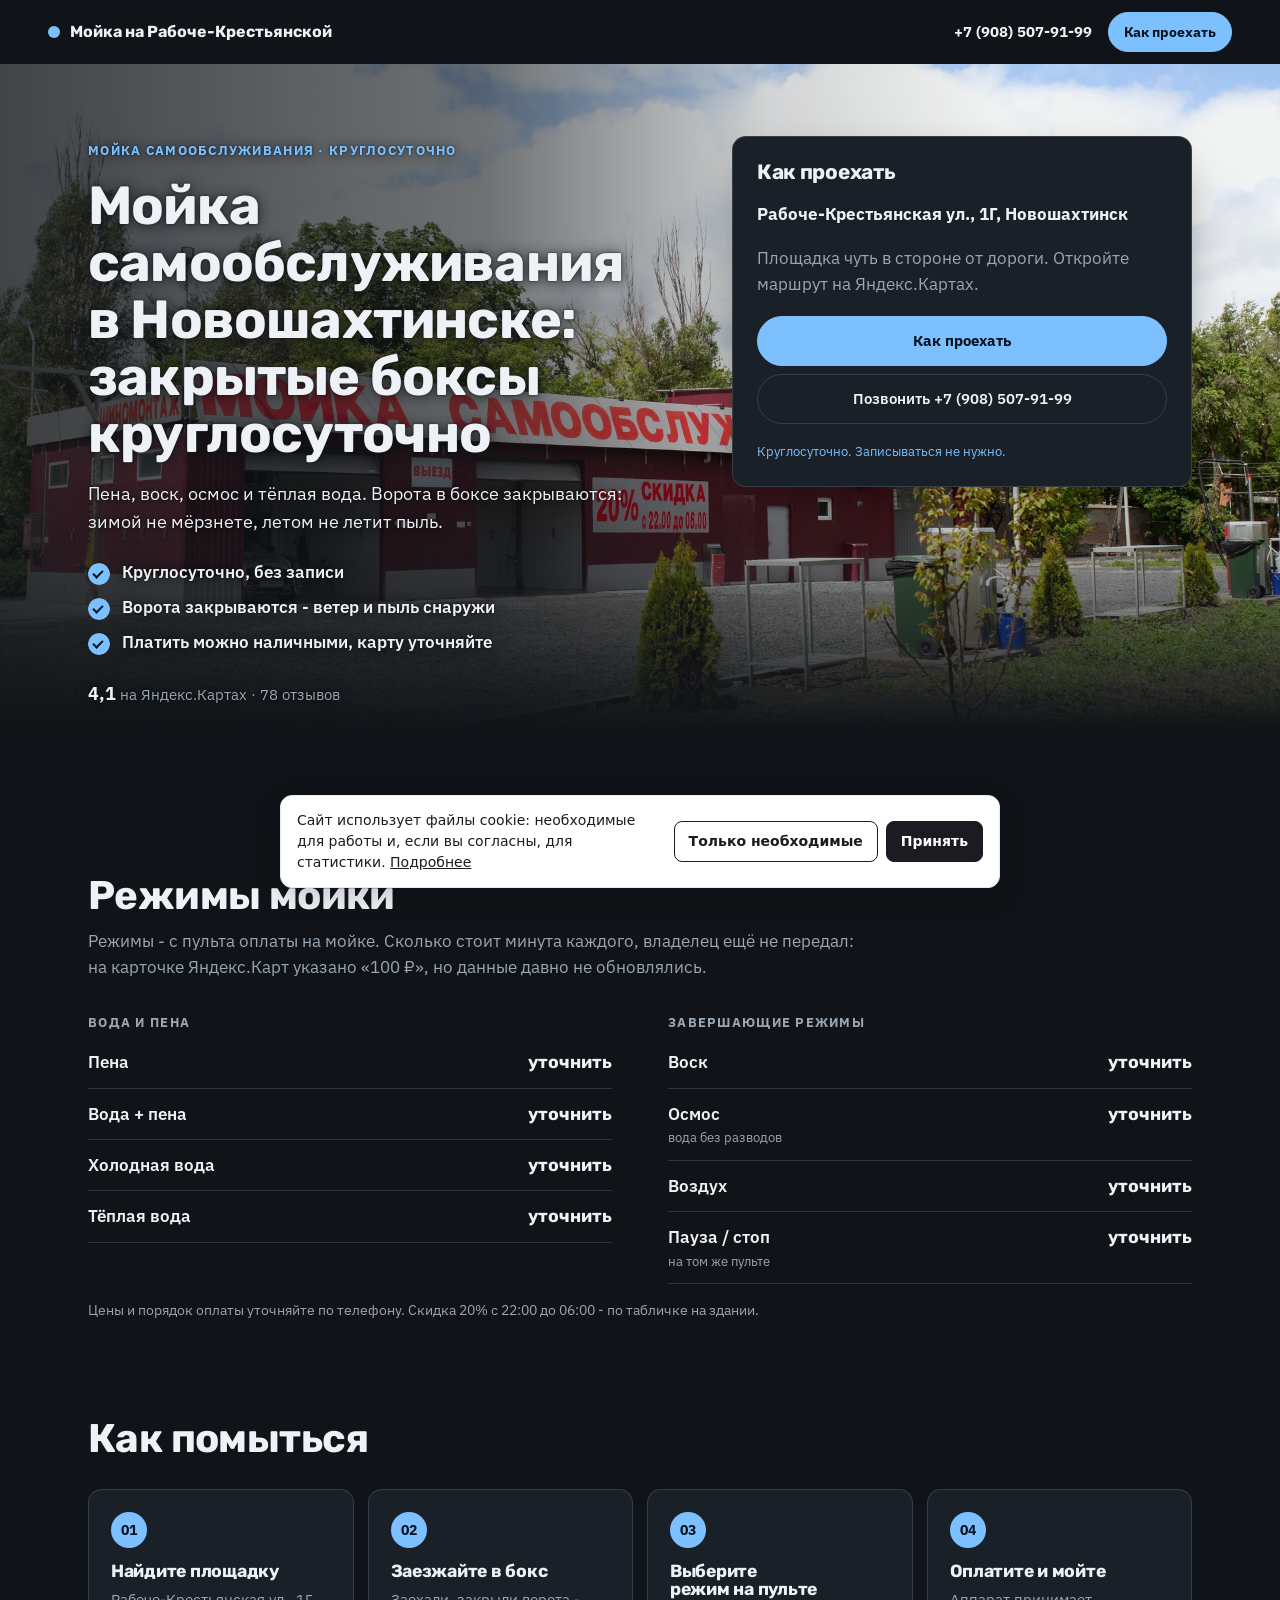
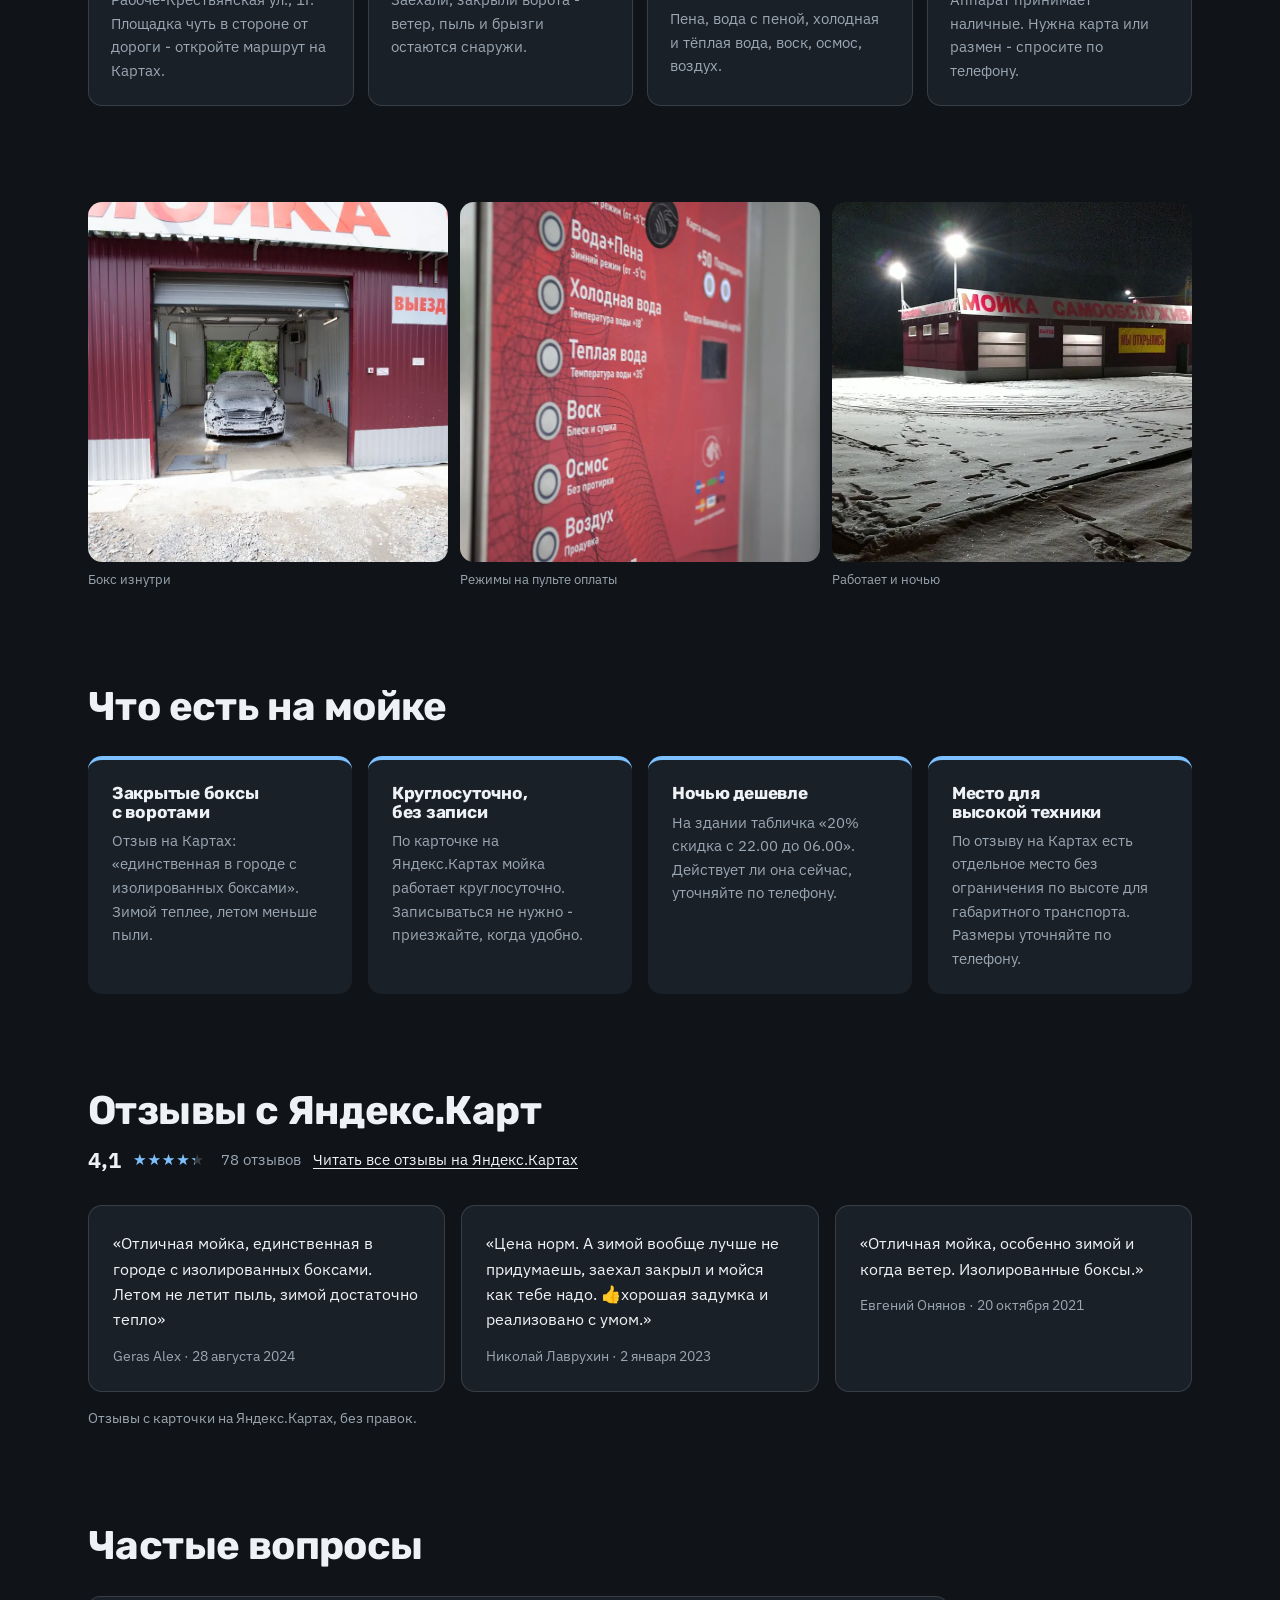
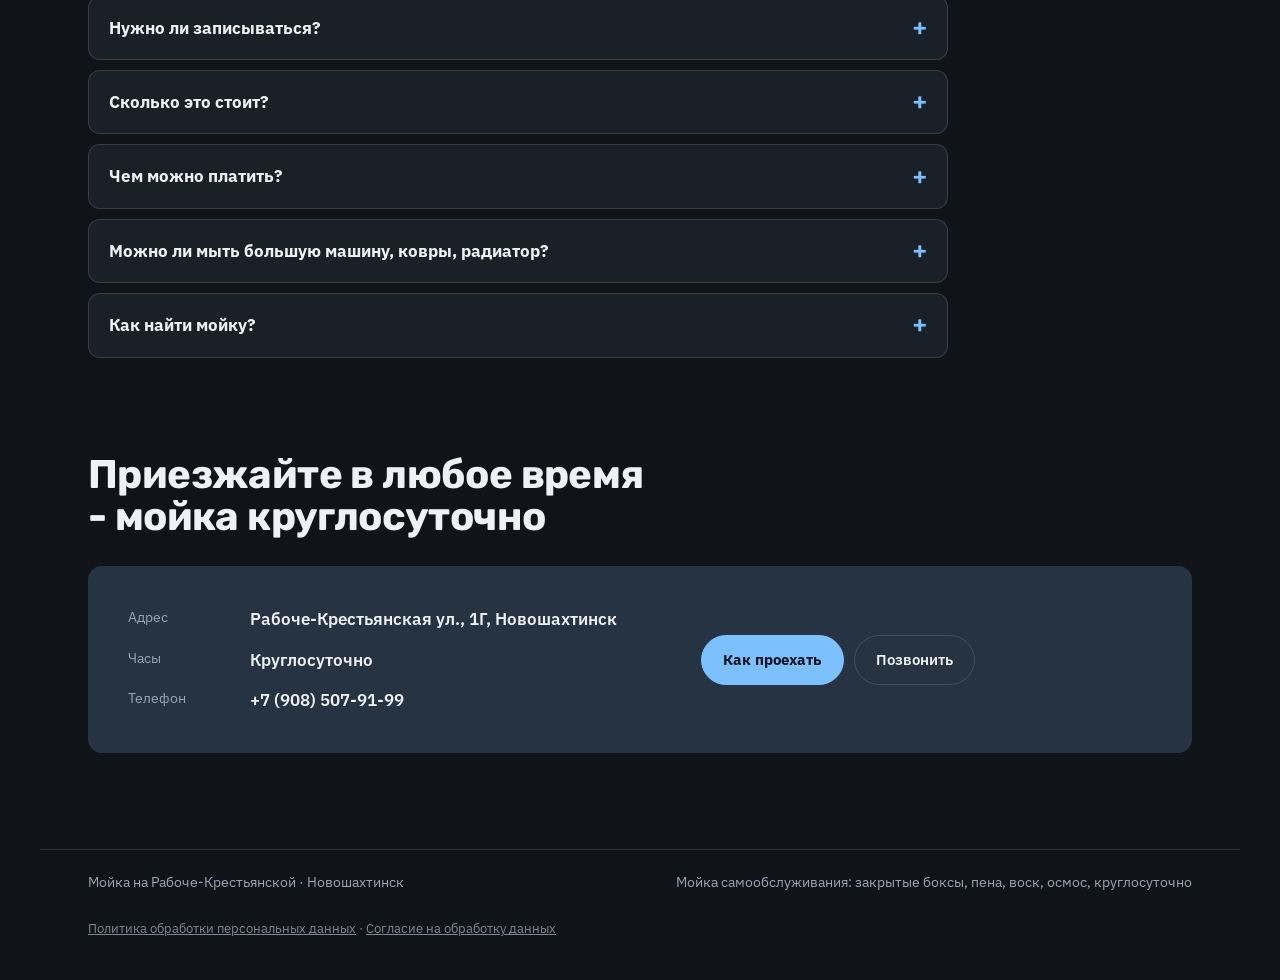
<file: index.html>
<!doctype html>
<html lang="ru">
<head>
<meta charset="utf-8">
<meta name="robots" content="noindex, nofollow" data-publish>
<meta name="viewport" content="width=device-width, initial-scale=1, viewport-fit=cover">
<title>Мойка на Рабоче-Крестьянской · Мойка самообслуживания</title>
<meta name="description" content="Пена, воск, осмос и тёплая вода. Ворота в боксе закрываются: зимой не мёрзнете, летом не летит пыль.">
<meta property="og:url" content="https://ajax55sv-cell.github.io/moyka-rabkrest/">
<meta property="og:type" content="website">
<meta property="og:title" content="Мойка самообслуживания в Новошахтинске: закрытые боксы круглосуточно">
<meta property="og:description" content="Пена, воск, осмос и тёплая вода. Ворота в боксе закрываются: зимой не мёрзнете, летом не летит пыль.">
<meta property="og:image" content="https://ajax55sv-cell.github.io/moyka-rabkrest/assets/og.jpg">
<meta property="og:image:width" content="1200">
<meta property="og:image:height" content="630">
<link rel="preload" as="image" href="assets/hero.webp" fetchpriority="high">
<link rel="icon" href="data:image/svg+xml,%3Csvg xmlns=%27http://www.w3.org/2000/svg%27 viewBox=%270 0 32 32%27%3E%3Crect x=%276%27 y=%276%27 width=%2720%27 height=%2720%27 rx=%275%27 fill=%27%237cc0ff%27/%3E%3C/svg%3E">
<link rel="preconnect" href="https://fonts.googleapis.com">
<link rel="preconnect" href="https://fonts.gstatic.com" crossorigin>
<link href="https://fonts.googleapis.com/css2?family=Rubik:wght@600;700&family=IBM+Plex+Sans:wght@400;500;600&display=swap" rel="stylesheet">
<style>
:root { --c-canvas: #101418; --c-surface: #1a2028; --c-ink: #eef2f6; --c-ink-soft: #9aa6b2; --c-accent: #7cc0ff; --c-accent-ink: #07131f; --c-accent-deep: #7cc0ff; --f-display: "Rubik", "Arial", system-ui, sans-serif; --f-text: "IBM Plex Sans", "Segoe UI", system-ui, sans-serif; --h1k: 1; }
</style>
<link rel="stylesheet" href="style-prod.css">
<style>
/* legal-add */
.legal-links{margin-top:10px;font-size:13px;opacity:.8;hyphens:none}
.legal-links a{color:inherit}
.ckn{margin:8px 0 0;font-size:12px;line-height:1.45;opacity:.75;hyphens:none}
.ckn a{color:inherit;text-decoration:underline}
.ckb{position:fixed;left:12px;right:12px;bottom:12px;z-index:9999;max-width:720px;margin:0 auto;padding:14px 16px;background:#fff;color:#1b1c22;border:1px solid #e7e8ee;border-radius:12px;box-shadow:0 8px 28px rgba(0,0,0,.18);font:400 14px/1.5 system-ui,-apple-system,"Segoe UI",Arial,sans-serif;hyphens:none;display:flex;gap:12px;align-items:center;flex-wrap:wrap}
.ckb p{margin:0;flex:1 1 280px}
.ckb a{color:inherit;text-decoration:underline}
.ckb__b{display:flex;gap:8px;flex-wrap:wrap}
.ckb button{font:inherit;font-weight:600;padding:9px 14px;border-radius:8px;border:1px solid #1b1c22;background:#fff;color:#1b1c22;cursor:pointer}
.ckb button[data-v="all"]{background:#1b1c22;color:#fff}
</style>
</head>
<body class="s-prod" id="top">
<header class="s-bar" data-s-bar>
  <a class="s-bar__brand" href="#top"><i aria-hidden="true"></i>Мойка на Рабоче-Крестьянской</a>
  <div class="s-bar__right">
    <a class="s-bar__tel" href="tel:+79085079199">+7 (908) 507-91-99</a>
    <a class="s-btn s-btn--sm" href="https://yandex.ru/maps/org/avtomoyka/41869049064/" target="_blank" rel="noopener">Как проехать</a>
  </div>
</header>
<main>
  <section class="s-hero">
    <div class="s-hero__text">
      <p class="s-eyebrow">Мойка самообслуживания · круглосуточно</p>
      <h1>Мойка самообслуживания в Новошахтинске: закрытые боксы круглосуточно</h1>
      <p class="s-lead">Пена, воск, осмос и тёплая вода. Ворота в боксе закрываются: зимой не мёрзнете, летом не летит пыль.</p>
      <ul class="s-ticks"><li>Круглосуточно, без записи</li><li>Ворота закрываются - ветер и пыль снаружи</li><li>Платить можно наличными, карту уточняйте</li></ul>
      <p class="s-rating"><b>4,1</b> на Яндекс.Картах · 78 отзывов</p>
      <figure class="s-hero__photo"><img class="" src="assets/hero.webp" alt="Павильон мойки самообслуживания с вывеской и табличкой о скидке" loading="lazy" decoding="async" style="object-position:50% 45%"></figure>
    </div>
    <div class="s-hero__widget" id="widget"><div class="s-widget s-route">
      <h2 class="s-widget__title">Как проехать</h2>
      <p class="s-route__addr">Рабоче-Крестьянская ул., 1Г, Новошахтинск</p>
      <p class="s-route__hint">Площадка чуть в стороне от дороги. Откройте маршрут на Яндекс.Картах.</p>
      <div class="s-send">
        <a class="s-btn s-btn--wide" href="https://yandex.ru/maps/org/avtomoyka/41869049064/" target="_blank" rel="noopener">Как проехать</a>
        <a class="s-btn s-btn--ghost s-btn--wide" href="tel:+79085079199">Позвонить +7 (908) 507-91-99</a>
      </div>
      <p class="s-send__note">Круглосуточно. Записываться не нужно.</p>
    </div></div>
    <figure class="s-hero__bg" aria-hidden="true"><img class="" src="assets/hero.webp" alt="Павильон мойки самообслуживания с вывеской и табличкой о скидке" decoding="async" style="object-position:50% 45%" fetchpriority="high"></figure>
  </section>

  

  <section class="s-section s-reveal" id="prices">
    <header class="s-section__head"><h2>Режимы мойки</h2><p>Режимы - с пульта оплаты на мойке. Сколько стоит минута каждого, владелец ещё не передал: на карточке Яндекс.Карт указано «100 ₽», но данные давно не обновлялись.</p></header>
    <div class="s-board"><div class="s-board__group">
      <h3 class="s-board__title">Вода и пена</h3>
      <ul class="s-board__list">
        <li class="s-board__row"><span class="s-board__name">Пена</span><span class="s-board__dots" aria-hidden="true"></span><span class="s-board__price">уточнить</span></li>
        <li class="s-board__row"><span class="s-board__name">Вода + пена</span><span class="s-board__dots" aria-hidden="true"></span><span class="s-board__price">уточнить</span></li>
        <li class="s-board__row"><span class="s-board__name">Холодная вода</span><span class="s-board__dots" aria-hidden="true"></span><span class="s-board__price">уточнить</span></li>
        <li class="s-board__row"><span class="s-board__name">Тёплая вода</span><span class="s-board__dots" aria-hidden="true"></span><span class="s-board__price">уточнить</span></li>
      </ul>
    </div>
<div class="s-board__group">
      <h3 class="s-board__title">Завершающие режимы</h3>
      <ul class="s-board__list">
        <li class="s-board__row"><span class="s-board__name">Воск</span><span class="s-board__dots" aria-hidden="true"></span><span class="s-board__price">уточнить</span></li>
        <li class="s-board__row"><span class="s-board__name">Осмос<em>вода без разводов</em></span><span class="s-board__dots" aria-hidden="true"></span><span class="s-board__price">уточнить</span></li>
        <li class="s-board__row"><span class="s-board__name">Воздух</span><span class="s-board__dots" aria-hidden="true"></span><span class="s-board__price">уточнить</span></li>
        <li class="s-board__row"><span class="s-board__name">Пауза / стоп<em>на том же пульте</em></span><span class="s-board__dots" aria-hidden="true"></span><span class="s-board__price">уточнить</span></li>
      </ul>
    </div></div>
    <p class="s-note">Цены и порядок оплаты уточняйте по телефону. Скидка 20% с 22:00 до 06:00 - по табличке на здании.</p>
  </section>

  <section class="s-section s-reveal">
    <header class="s-section__head"><h2>Как помыться</h2></header>
    <ol class="s-steps">
      <li class="s-steps__item"><span class="s-steps__n">01</span><h3>Найдите площадку</h3><p>Рабоче-Крестьянская ул., 1Г. Площадка чуть в стороне от дороги - откройте маршрут на Картах.</p></li>
      <li class="s-steps__item"><span class="s-steps__n">02</span><h3>Заезжайте в бокс</h3><p>Заехали, закрыли ворота - ветер, пыль и брызги остаются снаружи.</p></li>
      <li class="s-steps__item"><span class="s-steps__n">03</span><h3>Выберите режим на пульте</h3><p>Пена, вода с пеной, холодная и тёплая вода, воск, осмос, воздух.</p></li>
      <li class="s-steps__item"><span class="s-steps__n">04</span><h3>Оплатите и мойте</h3><p>Аппарат принимает наличные. Нужна карта или размен - спросите по телефону.</p></li>
    </ol>
  </section>

  <section class="s-photos s-reveal" aria-label="Фото"><figure><img class="" src="assets/boks.webp" alt="Бокс мойки самообслуживания изнутри, машина на выезде" loading="lazy" decoding="async"><figcaption>Бокс изнутри</figcaption></figure><figure><img class="" src="assets/pult.webp" alt="Пульт оплаты с режимами мойки" loading="lazy" decoding="async"><figcaption>Режимы на пульте оплаты</figcaption></figure><figure><img class="" src="assets/noch.webp" alt="Павильон мойки ночью, снег на площадке, горят фонари" loading="lazy" decoding="async"><figcaption>Работает и ночью</figcaption></figure></section>

  <section class="s-section s-reveal">
    <header class="s-section__head"><h2>Что есть на мойке</h2></header>
    <ul class="s-promises">
      <li><h3>Закрытые боксы с воротами</h3><p>Отзыв на Картах: «единственная в городе с изолированных боксами». Зимой теплее, летом меньше пыли.</p></li>
      <li><h3>Круглосуточно, без записи</h3><p>По карточке на Яндекс.Картах мойка работает круглосуточно. Записываться не нужно - приезжайте, когда удобно.</p></li>
      <li><h3>Ночью дешевле</h3><p>На здании табличка «20% скидка с 22.00 до 06.00». Действует ли она сейчас, уточняйте по телефону.</p></li>
      <li><h3>Место для высокой техники</h3><p>По отзыву на Картах есть отдельное место без ограничения по высоте для габаритного транспорта. Размеры уточняйте по телефону.</p></li>
    </ul>
  </section>

  <section class="s-section s-reveal">
    <header class="s-section__head s-section__head--reviews"><h2>Отзывы с Яндекс.Карт</h2><p class="s-reviews__rating"><span class="s-reviews__num">4,1</span><span class="s-reviews__stars" style="--r: 4.1" aria-label="рейтинг 4,1 из 5"></span><span class="s-reviews__count">78 отзывов</span><a class="s-reviews__all" href="https://yandex.ru/maps/org/avtomoyka/41869049064/" target="_blank" rel="noopener">Читать все отзывы на Яндекс.Картах</a></p></header>
    <ul class="s-reviews">
      <li><blockquote>«Отличная мойка, единственная в городе с изолированных боксами. Летом не летит пыль, зимой достаточно тепло»</blockquote><p class="s-reviews__who">Geras Alex · 28 августа 2024</p></li>
      <li><blockquote>«Цена норм. А зимой вообще лучше не придумаешь, заехал закрыл и мойся как тебе надо. 👍хорошая задумка и реализовано с умом.»</blockquote><p class="s-reviews__who">Николай Лаврухин · 2 января 2023</p></li>
      <li><blockquote>«Отличная мойка, особенно зимой и когда ветер. Изолированные боксы.»</blockquote><p class="s-reviews__who">Евгений Онянов · 20 октября 2021</p></li>
    </ul>
    <p class="s-note">Отзывы с карточки на Яндекс.Картах, без правок.</p>
  </section>

  <section class="s-section s-reveal">
    <header class="s-section__head"><h2>Частые вопросы</h2></header>
    <div class="s-faq"><details><summary>Нужно ли записываться?</summary><p>Нет. Запись не нужна, мойка работает круглосуточно: заезжайте в свободный бокс.</p></details><details><summary>Сколько это стоит?</summary><p>Оплата идёт за режимы мойки. Точные суммы владелец ещё не передал - назовём по телефону. На карточке Яндекс.Карт указано «100 ₽».</p></details><details><summary>Чем можно платить?</summary><p>Аппарат принимает наличные. По отзывам, карта работает не во всех боксах, поэтому перед приездом лучше уточнить по телефону.</p></details><details><summary>Можно ли мыть большую машину, ковры, радиатор?</summary><p>По отзывам на Картах - да: люди моют ковры, радиаторы, мотоциклы, а для габаритного транспорта есть место без ограничения по высоте. Габариты уточняйте по телефону.</p></details><details><summary>Как найти мойку?</summary><p>Рабоче-Крестьянская ул., 1Г. Площадка немного в стороне от дороги, подъезд не асфальтирован - откройте маршрут на Яндекс.Картах.</p></details></div>
  </section>

  <section class="s-section s-final s-reveal" id="contacts">
    <header class="s-section__head"><h2>Приезжайте в любое время - мойка круглосуточно</h2></header>
    <div class="s-contacts">
      <dl>
        <div><dt>Адрес</dt><dd>Рабоче-Крестьянская ул., 1Г, Новошахтинск</dd></div>
        <div><dt>Часы</dt><dd>Круглосуточно</dd></div>
        <div><dt>Телефон</dt><dd><a href="tel:+79085079199">+7 (908) 507-91-99</a></dd></div>
      </dl>
      <div class="s-contacts__actions">
        <a class="s-btn" href="https://yandex.ru/maps/org/avtomoyka/41869049064/" target="_blank" rel="noopener">Как проехать</a>
        <a class="s-btn s-btn--ghost" href="tel:+79085079199">Позвонить</a>
        
      </div>
    </div>
  </section>
</main>
<footer class="s-foot"><p>Мойка на Рабоче-Крестьянской · Новошахтинск</p><p>Мойка самообслуживания: закрытые боксы, пена, воск, осмос, круглосуточно</p><p class="legal-links"><a href="politika.html">Политика обработки персональных данных</a> · <a href="soglasie.html">Согласие на обработку данных</a></p></footer>
<nav class="s-dock" aria-label="Быстрая связь"><a class="s-btn" href="https://yandex.ru/maps/org/avtomoyka/41869049064/" target="_blank" rel="noopener">Как проехать</a><a class="s-btn s-btn--ghost" href="tel:+79085079199">Позвонить</a></nav>
<script src="style.js" defer></script>
<script>
(function(){var K='cookie-choice';try{if(localStorage.getItem(K))return}catch(e){}
var b=document.createElement('div');b.className='ckb';b.setAttribute('role','dialog');b.setAttribute('aria-label','Файлы cookie');
b.innerHTML='<p>Сайт использует файлы cookie: необходимые для работы и, если вы согласны, для статистики. <a href="politika.html">Подробнее</a></p><div class="ckb__b"><button type="button" data-v="necessary">Только необходимые</button><button type="button" data-v="all">Принять</button></div>';
b.addEventListener('click',function(e){var v=e.target.getAttribute&&e.target.getAttribute('data-v');if(!v)return;try{localStorage.setItem(K,v)}catch(x){}try{document.dispatchEvent(new CustomEvent('cookie-choice',{detail:v}))}catch(x){}b.remove()});
document.body.appendChild(b)})();
</script>
<!-- legal-add -->
</body>
</html>
</file>
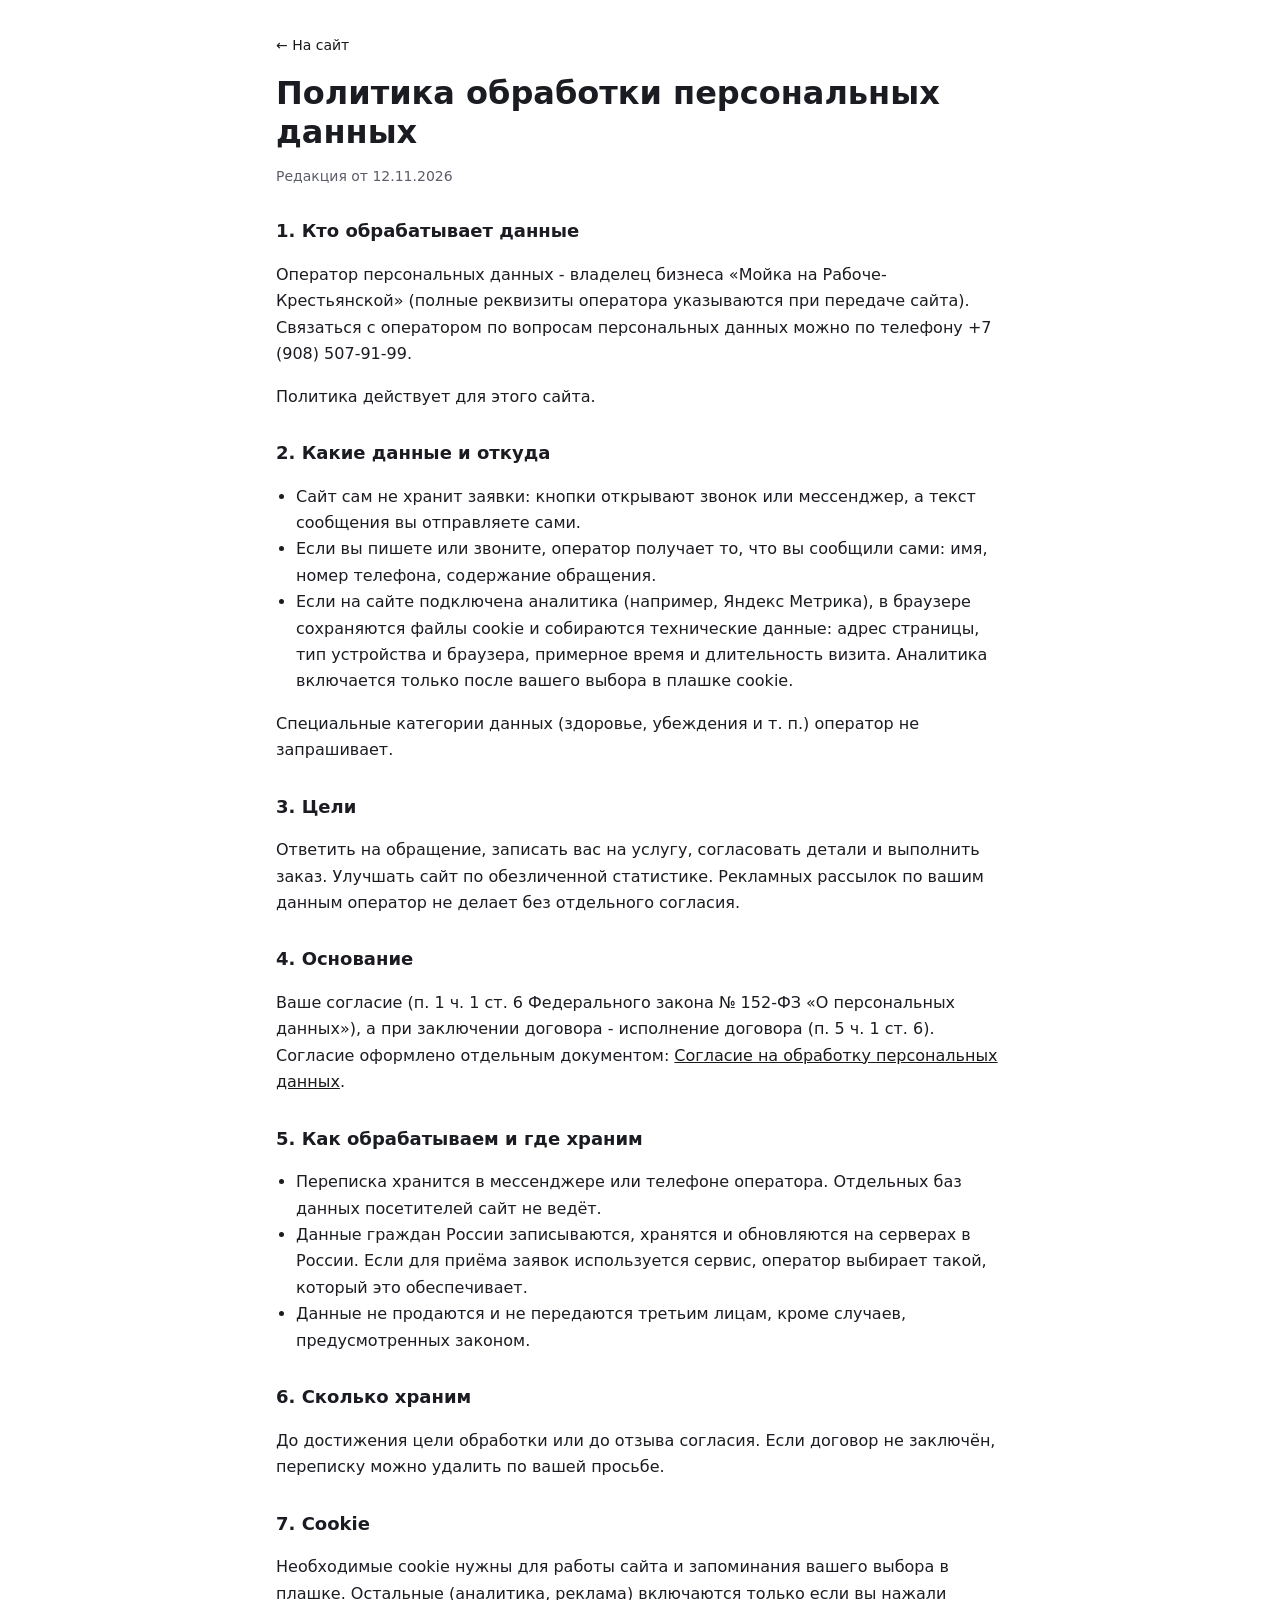
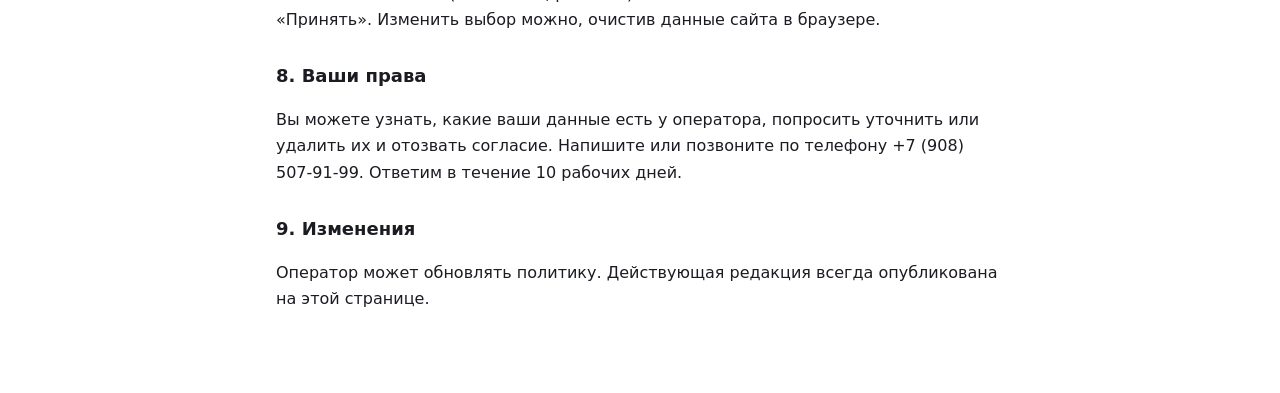
<file: politika.html>
<!doctype html>
<html lang="ru">
<head>
<meta charset="utf-8">
<meta name="viewport" content="width=device-width, initial-scale=1">
<title>Политика обработки персональных данных - Мойка на Рабоче-Крестьянской</title>
<style>:root{--accent:#1a1a1a;--ink:#1b1c22;--ink-2:#5b5d68;--line:#e7e8ee}
*{box-sizing:border-box}
html,body,h1,h2,p,li{hyphens:none;-webkit-hyphens:none}
body{margin:0;background:#fff;color:var(--ink);font:400 16px/1.65 system-ui,-apple-system,"Segoe UI",Arial,sans-serif}
main{max-width:760px;margin:0 auto;padding:32px 16px 64px}
a{color:var(--accent)}
h1{font-size:clamp(24px,4vw,32px);line-height:1.2;margin:16px 0 6px}
h2{font-size:18px;margin:28px 0 8px}
.muted{color:var(--ink-2);font-size:14px}
.back{font-size:14px;text-decoration:none}
ul{padding-left:20px}</style>
</head>
<body>
<main>
<a class="back" href="./">← На сайт</a>
<h1>Политика обработки персональных данных</h1>
<p class="muted">Редакция от 12.11.2026</p>

<h2>1. Кто обрабатывает данные</h2>
<p>Оператор персональных данных - владелец бизнеса «Мойка на Рабоче-Крестьянской» (полные реквизиты оператора указываются при передаче сайта). Связаться с оператором по вопросам персональных данных можно по телефону +7 (908) 507-91-99.</p>
<p>Политика действует для этого сайта.</p>

<h2>2. Какие данные и откуда</h2>
<ul>
<li>Сайт сам не хранит заявки: кнопки открывают звонок или мессенджер, а текст сообщения вы отправляете сами.</li>
<li>Если вы пишете или звоните, оператор получает то, что вы сообщили сами: имя, номер телефона, содержание обращения.</li>
<li>Если на сайте подключена аналитика (например, Яндекс Метрика), в браузере сохраняются файлы cookie и собираются технические данные: адрес страницы, тип устройства и браузера, примерное время и длительность визита. Аналитика включается только после вашего выбора в плашке cookie.</li>
</ul>
<p>Специальные категории данных (здоровье, убеждения и т. п.) оператор не запрашивает.</p>

<h2>3. Цели</h2>
<p>Ответить на обращение, записать вас на услугу, согласовать детали и выполнить заказ. Улучшать сайт по обезличенной статистике. Рекламных рассылок по вашим данным оператор не делает без отдельного согласия.</p>

<h2>4. Основание</h2>
<p>Ваше согласие (п. 1 ч. 1 ст. 6 Федерального закона № 152-ФЗ «О персональных данных»), а при заключении договора - исполнение договора (п. 5 ч. 1 ст. 6). Согласие оформлено отдельным документом: <a href="soglasie.html">Согласие на обработку персональных данных</a>.</p>

<h2>5. Как обрабатываем и где храним</h2>
<ul>
<li>Переписка хранится в мессенджере или телефоне оператора. Отдельных баз данных посетителей сайт не ведёт.</li>
<li>Данные граждан России записываются, хранятся и обновляются на серверах в России. Если для приёма заявок используется сервис, оператор выбирает такой, который это обеспечивает.</li>
<li>Данные не продаются и не передаются третьим лицам, кроме случаев, предусмотренных законом.</li>
</ul>

<h2>6. Сколько храним</h2>
<p>До достижения цели обработки или до отзыва согласия. Если договор не заключён, переписку можно удалить по вашей просьбе.</p>

<h2>7. Cookie</h2>
<p>Необходимые cookie нужны для работы сайта и запоминания вашего выбора в плашке. Остальные (аналитика, реклама) включаются только если вы нажали «Принять». Изменить выбор можно, очистив данные сайта в браузере.</p>

<h2>8. Ваши права</h2>
<p>Вы можете узнать, какие ваши данные есть у оператора, попросить уточнить или удалить их и отозвать согласие. Напишите или позвоните по телефону +7 (908) 507-91-99. Ответим в течение 10 рабочих дней.</p>

<h2>9. Изменения</h2>
<p>Оператор может обновлять политику. Действующая редакция всегда опубликована на этой странице.</p>

</main>
</body>
</html>
</file>
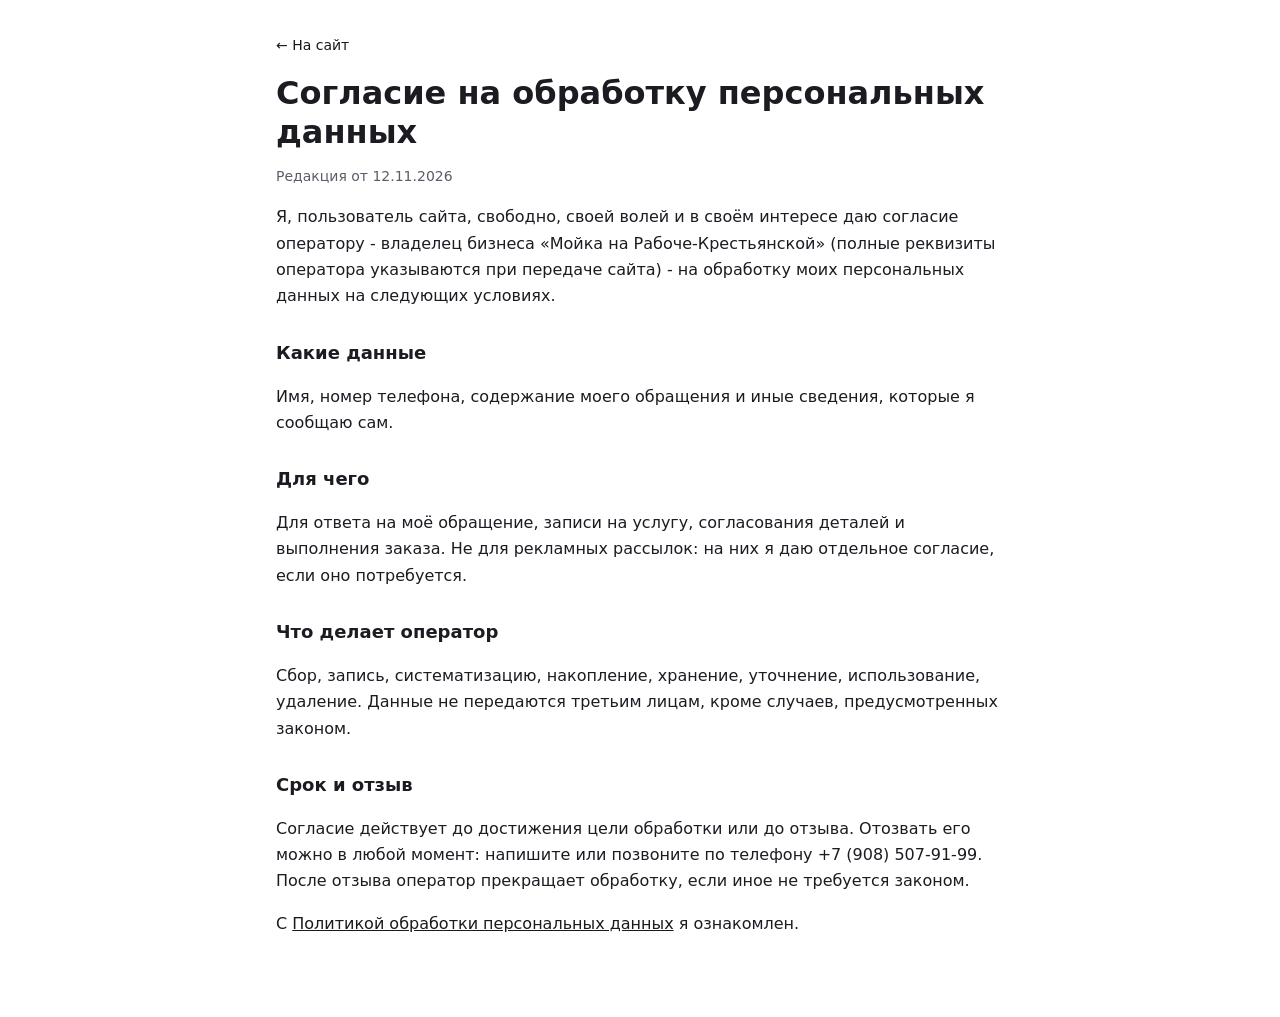
<file: soglasie.html>
<!doctype html>
<html lang="ru">
<head>
<meta charset="utf-8">
<meta name="viewport" content="width=device-width, initial-scale=1">
<title>Согласие на обработку персональных данных - Мойка на Рабоче-Крестьянской</title>
<style>:root{--accent:#1a1a1a;--ink:#1b1c22;--ink-2:#5b5d68;--line:#e7e8ee}
*{box-sizing:border-box}
html,body,h1,h2,p,li{hyphens:none;-webkit-hyphens:none}
body{margin:0;background:#fff;color:var(--ink);font:400 16px/1.65 system-ui,-apple-system,"Segoe UI",Arial,sans-serif}
main{max-width:760px;margin:0 auto;padding:32px 16px 64px}
a{color:var(--accent)}
h1{font-size:clamp(24px,4vw,32px);line-height:1.2;margin:16px 0 6px}
h2{font-size:18px;margin:28px 0 8px}
.muted{color:var(--ink-2);font-size:14px}
.back{font-size:14px;text-decoration:none}
ul{padding-left:20px}</style>
</head>
<body>
<main>
<a class="back" href="./">← На сайт</a>
<h1>Согласие на обработку персональных данных</h1>
<p class="muted">Редакция от 12.11.2026</p>

<p>Я, пользователь сайта, свободно, своей волей и в своём интересе даю согласие оператору - владелец бизнеса «Мойка на Рабоче-Крестьянской» (полные реквизиты оператора указываются при передаче сайта) - на обработку моих персональных данных на следующих условиях.</p>

<h2>Какие данные</h2>
<p>Имя, номер телефона, содержание моего обращения и иные сведения, которые я сообщаю сам.</p>

<h2>Для чего</h2>
<p>Для ответа на моё обращение, записи на услугу, согласования деталей и выполнения заказа. Не для рекламных рассылок: на них я даю отдельное согласие, если оно потребуется.</p>

<h2>Что делает оператор</h2>
<p>Сбор, запись, систематизацию, накопление, хранение, уточнение, использование, удаление. Данные не передаются третьим лицам, кроме случаев, предусмотренных законом.</p>

<h2>Срок и отзыв</h2>
<p>Согласие действует до достижения цели обработки или до отзыва. Отозвать его можно в любой момент: напишите или позвоните по телефону +7 (908) 507-91-99. После отзыва оператор прекращает обработку, если иное не требуется законом.</p>

<p>С <a href="politika.html">Политикой обработки персональных данных</a> я ознакомлен.</p>

</main>
</body>
</html>
</file>
<file: style-prod.css>
/* moyka-rabkrest */
html, body, h1, h2, h3, p { hyphens: none; }
.s-route__addr { font-weight: 700; font-size: 1.05rem; margin: 0; }
.s-route__hint { margin: 0; color: var(--c-ink-soft); }
.s-route .s-send { flex-direction: column; }
.s-route .s-send .s-btn { width: 100%; }
[hidden] { display: none !important; }
/* Стиль «Продающий»: лендинг под заявки. Главная деталь – калькулятор или онлайн-запись на первом экране
   и живое «сообщение-превью», которое уходит владельцу в мессенджер. Цвета и шрифты – из палитры ниши. */
*, *::before, *::after { box-sizing: border-box; }
:root {
  --hair: color-mix(in srgb, var(--c-ink) 14%, transparent);
  --tint: color-mix(in srgb, var(--c-accent) 12%, var(--c-surface));
  --wrap: 1200px; --gut: clamp(16px, 4vw, 48px);
  --r: 14px;
  --shadow: 0 18px 50px -18px color-mix(in srgb, #000 55%, transparent);
}
html { scroll-behavior: smooth; -webkit-text-size-adjust: 100%; overflow-x: clip; }
body { margin: 0; background: var(--c-canvas); color: var(--c-ink); font: 400 17px/1.55 var(--f-text); -webkit-font-smoothing: antialiased; }
img { display: block; max-width: 100%; }
a { color: inherit; }
h1, h2, h3 { font-family: var(--f-display); font-weight: 700; line-height: 1.06; margin: 0; letter-spacing: -.015em; text-wrap: balance; }
p { margin: 0; }
fieldset { border: 0; margin: 0; padding: 0; min-width: 0; }
:focus-visible { outline: 2px solid var(--c-accent); outline-offset: 3px; border-radius: 4px; }

.s-btn { display: inline-flex; align-items: center; justify-content: center; min-height: 50px; padding: 0 1.4em; border-radius: 999px;
  background: var(--c-accent); color: var(--c-accent-ink); font: 700 .95rem/1.1 var(--f-text); text-decoration: none; border: 1px solid var(--c-accent);
  text-align: center; transition: filter .2s ease, transform .2s ease; cursor: pointer; }
.s-btn:hover { filter: brightness(1.07); }
.s-btn:active { transform: translateY(1px); }
.s-btn--sm { min-height: 40px; padding: 0 1.1em; font-size: .85rem; }
.s-btn--ghost { background: transparent; color: var(--c-ink); border-color: var(--hair); font-weight: 600; }
.s-btn--wide { flex: 1; }

/* шапка */
.s-bar { position: sticky; top: 0; z-index: 30; display: flex; align-items: center; justify-content: space-between; gap: 16px;
  padding: 10px var(--gut); background: color-mix(in srgb, var(--c-canvas) 88%, transparent); -webkit-backdrop-filter: blur(10px); backdrop-filter: blur(10px); }
.s-bar.is-scrolled { box-shadow: 0 1px 0 var(--hair); }
.s-bar__brand { font: 700 1rem/1 var(--f-display); text-decoration: none; display: inline-flex; align-items: center; gap: .6em; min-height: 44px; white-space: nowrap; min-width: 0; }
.s-bar__brand i { width: .75em; height: .75em; border-radius: 50%; background: var(--c-accent); }
.s-bar__right { display: flex; align-items: center; gap: 16px; }
.s-bar__tel { text-decoration: none; font-weight: 700; font-size: .95rem; font-variant-numeric: tabular-nums; }

main { max-width: var(--wrap); margin: 0 auto; padding: 0 var(--gut); }

/* первый экран: текст слева, виджет справа, фото ниши – приглушённым фоном */
.s-hero { position: relative; display: grid; grid-template-columns: minmax(0, 1fr) minmax(0, 460px); gap: clamp(28px, 5vw, 64px); align-items: start;
  padding: clamp(32px, 6vw, 72px) 0 clamp(40px, 6vw, 72px); isolation: isolate; }
.s-hero__bg { position: absolute; z-index: -1; margin: 0; top: 0; left: calc(50% - 50vw); width: 100vw; height: min(78%, 620px); overflow: hidden; }
.s-hero__bg img { width: 100%; height: 100%; object-fit: cover; opacity: .3; filter: saturate(.85); }
.s-hero__bg::after { content: ""; position: absolute; inset: 0; background: linear-gradient(180deg, color-mix(in srgb, var(--c-canvas) 40%, transparent), var(--c-canvas) 96%); }
/* фото бизнеса крупно в левой колонке: владелец узнаёт своё место с первого экрана */
.s-hero__photo { margin: 30px 0 0; }
.s-hero__photo img { width: 100%; aspect-ratio: 16 / 9; object-fit: cover; border-radius: var(--r); border: 1px solid var(--hair); }
.s-hero__photo figcaption { margin-top: 8px; font-size: .84rem; color: var(--c-ink-soft); }
.s-eyebrow { display: inline-block; font-size: .8rem; font-weight: 700; letter-spacing: .1em; text-transform: uppercase; color: var(--c-accent-deep, var(--c-accent)); margin-bottom: 16px; }
.s-hero h1 { font-size: calc(clamp(2.1rem, 4.4vw, 3.7rem) * var(--h1k, 1)); overflow-wrap: normal; hyphens: none; }
.s-lead { margin-top: 18px; font-size: 1.12rem; color: var(--c-ink-soft); max-width: 32em; }
.s-ticks { list-style: none; margin: 26px 0 0; padding: 0; display: grid; gap: 12px; }
.s-ticks li { position: relative; padding-left: 34px; font-weight: 600; line-height: 1.35; }
.s-ticks li::before { content: ""; position: absolute; left: 0; top: .1em; width: 22px; height: 22px; border-radius: 50%; background: var(--c-accent);
  -webkit-mask: radial-gradient(circle, #000 0 100%); }
.s-ticks li::after { content: ""; position: absolute; left: 7px; top: calc(.1em + 5px); width: 6px; height: 10px; border: solid var(--c-accent-ink); border-width: 0 2px 2px 0; transform: rotate(45deg); }
.s-rating { margin-top: 26px; font-size: .92rem; color: var(--c-ink-soft); }
.s-rating b { color: var(--c-ink); font-size: 1.1rem; }

/* виджет */
.s-hero__widget { position: sticky; top: 76px; }
.s-widget { background: var(--c-surface); border-radius: var(--r); padding: 24px; box-shadow: var(--shadow); display: grid; gap: 18px; border: 1px solid var(--hair); }
.s-widget__title { font-size: 1.3rem; }
.s-widget legend, .s-range label { font-size: .78rem; font-weight: 700; letter-spacing: .08em; text-transform: uppercase; color: var(--c-ink-soft); margin-bottom: 8px; padding: 0; }
.s-chips { display: flex; flex-wrap: wrap; gap: 8px; }
.s-chips--col { flex-direction: column; flex-wrap: nowrap; }
.s-chip { position: relative; display: inline-flex; align-items: center; gap: 10px; min-height: 42px; padding: 8px 14px; border-radius: 10px; border: 1px solid var(--hair);
  cursor: pointer; font-size: .92rem; font-weight: 600; transition: border-color .15s ease, background-color .15s ease; }
.s-chip--row { justify-content: space-between; }
.s-chip--row b { font-weight: 700; white-space: nowrap; font-variant-numeric: tabular-nums; }
.s-chip--row b small { font-weight: 500; color: var(--c-ink-soft); }
.s-chip__p { font-weight: 500; font-size: .8rem; color: var(--c-ink-soft); white-space: nowrap; }
.s-chip input { position: absolute; opacity: 0; pointer-events: none; }
.s-chip:has(input:checked) { border-color: var(--c-accent); background: var(--tint); }
.s-chip:has(input:focus-visible) { outline: 2px solid var(--c-accent); outline-offset: 2px; }
.s-chip[aria-disabled="true"] { opacity: .4; cursor: default; }
.s-check { display: flex; align-items: center; gap: 10px; font-weight: 600; font-size: .92rem; cursor: pointer; }
.s-check input { width: 20px; height: 20px; accent-color: var(--c-accent); }
.s-check b { margin-left: auto; font-variant-numeric: tabular-nums; }
.s-range { display: grid; gap: 6px; }
.s-range label { display: flex; justify-content: space-between; margin: 0; }
.s-range label b { color: var(--c-ink); font-size: 1rem; font-weight: 700; letter-spacing: 0; text-transform: none; font-variant-numeric: tabular-nums; }
.s-range input { width: 100%; accent-color: var(--c-accent); height: 28px; }
.s-total { display: flex; align-items: baseline; justify-content: space-between; gap: 12px; padding-top: 14px; border-top: 1px solid var(--hair); }
.s-total span { color: var(--c-ink-soft); font-weight: 600; }
.s-total b { font: 700 1.9rem/1 var(--f-display); font-variant-numeric: tabular-nums; color: var(--c-accent); }

/* сообщение-превью: пузырь чата */
.s-bubble { position: relative; background: var(--tint); border-radius: 16px 16px 4px 16px; padding: 12px 14px; margin-left: 18px; }
.s-bubble__label { display: block; font-size: .72rem; font-weight: 700; letter-spacing: .08em; text-transform: uppercase; color: var(--c-ink-soft); margin-bottom: 4px; }
.s-bubble p { font-size: .93rem; line-height: 1.45; }
.s-send { display: flex; gap: 8px; }
.s-send__note { font-size: .82rem; color: var(--c-accent-deep, var(--c-accent)); }
.s-demo { font-size: .78rem; color: var(--c-ink-soft); }

/* секции */
.s-section { padding: clamp(56px, 8vw, 96px) 0 0; }
.s-section__head { display: grid; gap: 10px; margin-bottom: 28px; max-width: 46em; }
.s-section__head h2 { font-size: clamp(1.7rem, 3.2vw, 2.5rem); }
.s-section__head p { color: var(--c-ink-soft); }
.s-note { margin-top: 16px; font-size: .88rem; color: var(--c-ink-soft); max-width: 52em; }

.s-incl { display: grid; grid-template-columns: 1fr 1fr; gap: 16px; }
.s-incl > div { background: var(--c-surface); border-radius: var(--r); padding: 26px; border: 1px solid var(--hair); }
.s-incl > div:first-child { background: var(--tint); border-color: transparent; }
.s-incl h3 { font-size: 1.1rem; margin-bottom: 14px; }
.s-incl ul { margin: 0; padding-left: 1.1em; display: grid; gap: 8px; }

.s-board { display: grid; grid-template-columns: repeat(auto-fit, minmax(min(100%, 420px), 1fr)); gap: 12px 56px; }
.s-board__title { font: 700 .8rem var(--f-text); letter-spacing: .1em; text-transform: uppercase; color: var(--c-ink-soft); margin: 6px 0; }
.s-board__list { list-style: none; margin: 0; padding: 0; }
.s-board__row { display: flex; align-items: baseline; gap: 10px; padding: 12px 0; border-bottom: 1px solid var(--hair); }
.s-board__name { font-weight: 600; }
.s-board__name em { display: block; font-style: normal; font-size: .84rem; color: var(--c-ink-soft); font-weight: 400; }
.s-board__dots { flex: 1; }
.s-board__price { font: 700 1.1rem/1 var(--f-display); font-variant-numeric: tabular-nums; white-space: nowrap; }
.s-board__price small { font: 500 .78rem var(--f-text); color: var(--c-ink-soft); }

.s-steps { list-style: none; margin: 0; padding: 0; display: grid; grid-template-columns: repeat(auto-fit, minmax(min(100%, 170px), 1fr)); gap: 14px; }
.s-steps__item { background: var(--c-surface); border-radius: var(--r); padding: 22px; border: 1px solid var(--hair); }
.s-steps__n { display: inline-grid; place-items: center; width: 36px; height: 36px; border-radius: 50%; background: var(--c-accent); color: var(--c-accent-ink); font: 700 .85rem var(--f-text); }
.s-steps h3 { font-size: 1.1rem; margin-top: 14px; overflow-wrap: normal; hyphens: none; }
.s-steps__item { min-width: 0; }
.s-steps p { margin-top: 8px; color: var(--c-ink-soft); font-size: .95rem; }

.s-photos { display: grid; grid-template-columns: repeat(3, 1fr); gap: 12px; padding-top: clamp(56px, 8vw, 96px); }
.s-photos figure { margin: 0; }
.s-photos img { width: 100%; aspect-ratio: 1 / 1; object-fit: cover; border-radius: var(--r); }
.s-photos figcaption { font-size: .82rem; color: var(--c-ink-soft); margin-top: 8px; }

.s-promises { list-style: none; margin: 0; padding: 0; display: grid; grid-template-columns: repeat(auto-fit, minmax(min(100%, 260px), 1fr)); gap: 16px; }
.s-promises li { border-radius: var(--r); padding: 24px; background: var(--c-surface); border-top: 4px solid var(--c-accent); display: grid; gap: 8px; align-content: start; }
.s-promises h3 { font-size: 1.08rem; }
.s-promises p { color: var(--c-ink-soft); font-size: .95rem; }

.s-reviews { list-style: none; margin: 0; padding: 0; display: grid; grid-template-columns: repeat(auto-fit, minmax(min(100%, 280px), 1fr)); gap: 16px; }
.s-reviews li { background: var(--c-surface); border-radius: var(--r); padding: 24px; display: grid; gap: 14px; align-content: start; border: 1px solid var(--hair); }
.s-reviews blockquote { margin: 0; font-size: 1.02rem; }
.s-reviews__who { font-size: .85rem; color: var(--c-ink-soft); }
.s-section__head--reviews { max-width: none; }
.s-reviews__rating { display: flex; flex-wrap: wrap; align-items: center; gap: 6px 12px; color: var(--c-ink-soft); font-size: .95rem; }
.s-reviews__num { font-weight: 700; font-size: 1.4rem; color: var(--c-ink); }
.s-reviews__stars { --r: 5; display: inline-block; width: 5em; height: 1em; font-size: .95rem; line-height: 1; letter-spacing: .05em; white-space: nowrap; color: color-mix(in srgb, var(--c-ink) 18%, transparent); position: relative; }
.s-reviews__stars::before { content: "★★★★★"; }
.s-reviews__stars::after { content: "★★★★★"; position: absolute; inset: 0; width: calc(var(--r) / 5 * 100%); overflow: hidden; color: var(--c-accent); }
.s-reviews__all { color: var(--c-ink); text-underline-offset: 3px; }
.s-reviews__all:hover { color: var(--c-accent-deep, var(--c-accent)); }

.s-faq { display: grid; gap: 10px; max-width: 860px; }
.s-faq details { background: var(--c-surface); border-radius: 12px; border: 1px solid var(--hair); }
.s-faq summary { cursor: pointer; list-style: none; padding: 18px 52px 18px 20px; font-weight: 700; position: relative; }
.s-faq summary::-webkit-details-marker { display: none; }
.s-faq summary::after { content: "+"; position: absolute; right: 20px; top: 50%; transform: translateY(-50%); font: 700 1.4rem/1 var(--f-display); color: var(--c-accent); }
.s-faq details[open] summary::after { content: "–"; }
.s-faq details p { padding: 0 20px 18px; color: var(--c-ink-soft); }

.s-contacts { display: grid; grid-template-columns: 1.2fr 1fr; gap: 32px; background: var(--tint); border-radius: var(--r); padding: clamp(22px, 4vw, 40px); align-items: center; }
.s-contacts dl { margin: 0; display: grid; gap: 14px; }
.s-contacts dl div { display: grid; grid-template-columns: 110px 1fr; gap: 12px; }
.s-contacts dt { color: var(--c-ink-soft); font-size: .9rem; }
.s-contacts dd { margin: 0; font-weight: 600; }
.s-contacts dd a { text-decoration: none; }
.s-contacts__actions { display: flex; flex-wrap: wrap; gap: 10px; }

.s-foot { max-width: var(--wrap); margin: clamp(56px, 8vw, 96px) auto 0; padding: 22px var(--gut) 40px; border-top: 1px solid var(--hair);
  display: flex; justify-content: space-between; gap: 16px; font-size: .85rem; color: var(--c-ink-soft); flex-wrap: wrap; }
.s-dock { display: none; }
.s-slot { border-bottom: 1px dashed currentColor; opacity: .75; white-space: nowrap; }

@media (prefers-reduced-motion: no-preference) {
  .s-reveal { opacity: 0; transform: translateY(14px); transition: opacity .5s ease, transform .5s cubic-bezier(.2, .7, .2, 1); }
  .s-reveal.is-in { opacity: 1; transform: none; }
  .s-hero__text, .s-hero__widget { animation: s-rise .6s cubic-bezier(.2, .7, .2, 1) both; }
  .s-hero__widget { animation-delay: .1s; }
}
@keyframes s-rise { from { opacity: 0; transform: translateY(12px); } }

@media (max-width: 960px) {
  .s-hero { grid-template-columns: 1fr; }
  .s-hero__widget { position: static; }
  .s-hero__bg { height: 420px; }
  .s-hero__photo { display: none; }
  .s-incl, .s-contacts { grid-template-columns: 1fr; }
}
@media (max-width: 640px) {
  body { font-size: 16px; padding-bottom: 76px; }
  .s-bar__tel { display: none; }
  .s-bar { gap: 10px; }
  .s-bar__brand { font-size: .92rem; overflow: hidden; text-overflow: ellipsis; }
  .s-bar .s-btn--sm { white-space: nowrap; font-size: .78rem; padding: 0 .8em; flex-shrink: 0; }
  .s-widget { padding: 18px; }
  .s-steps { grid-template-columns: 1fr; }
  .s-photos { grid-template-columns: 1fr 1fr; }
  .s-photos figure:first-child { grid-column: 1 / -1; }
  .s-photos figure:first-child img { aspect-ratio: 16 / 10; }
  .s-contacts dl div { grid-template-columns: 1fr; gap: 2px; }
  .s-send { flex-direction: column; }
  .s-dock { display: flex; gap: 8px; position: fixed; z-index: 40; left: 0; right: 0; bottom: 0; padding: 10px 12px calc(10px + env(safe-area-inset-bottom));
    background: color-mix(in srgb, var(--c-canvas) 92%, transparent); -webkit-backdrop-filter: blur(10px); backdrop-filter: blur(10px); box-shadow: 0 -1px 0 var(--hair); }
  .s-dock .s-btn { flex: 1; min-height: 48px; font-size: .88rem; padding: 0 .9em; white-space: nowrap; }
  .s-dock .s-btn:first-child { flex: 1.7; }
}

/* moyka-rabkrest-hero */
.s-hero__photo { display: none; }
.s-hero__bg { height: min(94%, 780px); }
.s-hero__bg img { opacity: .95; filter: saturate(1.02) brightness(1.05); object-position: 50% 45%; }
.s-hero__bg::after { background:
  linear-gradient(90deg, color-mix(in srgb, var(--c-canvas) 78%, transparent) 0%, color-mix(in srgb, var(--c-canvas) 58%, transparent) 38%, color-mix(in srgb, var(--c-canvas) 14%, transparent) 60%, transparent 78%),
  linear-gradient(180deg, transparent 62%, var(--c-canvas) 99%); }
.s-hero__text h1 { font-size: clamp(2.2rem, 4.2vw, 3.4rem); }
.s-hero__text h1, .s-hero__text .s-eyebrow, .s-hero__text .s-lead, .s-hero__text .s-ticks, .s-hero__text .s-rating { text-shadow: 0 1px 14px color-mix(in srgb, var(--c-canvas) 85%, transparent), 0 0 3px color-mix(in srgb, var(--c-canvas) 70%, transparent); }
.s-hero__text .s-lead { color: var(--c-ink); }
@media (max-width: 960px) {
  .s-hero__bg { height: 360px; }
  .s-hero__bg img { opacity: 1; filter: none; object-position: 40% 50%; }
  .s-hero__bg::after { background: linear-gradient(180deg, transparent 0%, transparent 55%, var(--c-canvas) 99%); }
  .s-hero__text { padding-top: 230px; }
  .s-hero__text h1 { font-size: clamp(1.9rem, 8vw, 2.4rem); }
  .s-hero__text h1, .s-hero__text .s-eyebrow, .s-hero__text .s-lead, .s-hero__text .s-ticks, .s-hero__text .s-rating { text-shadow: none; }
}
</file>
